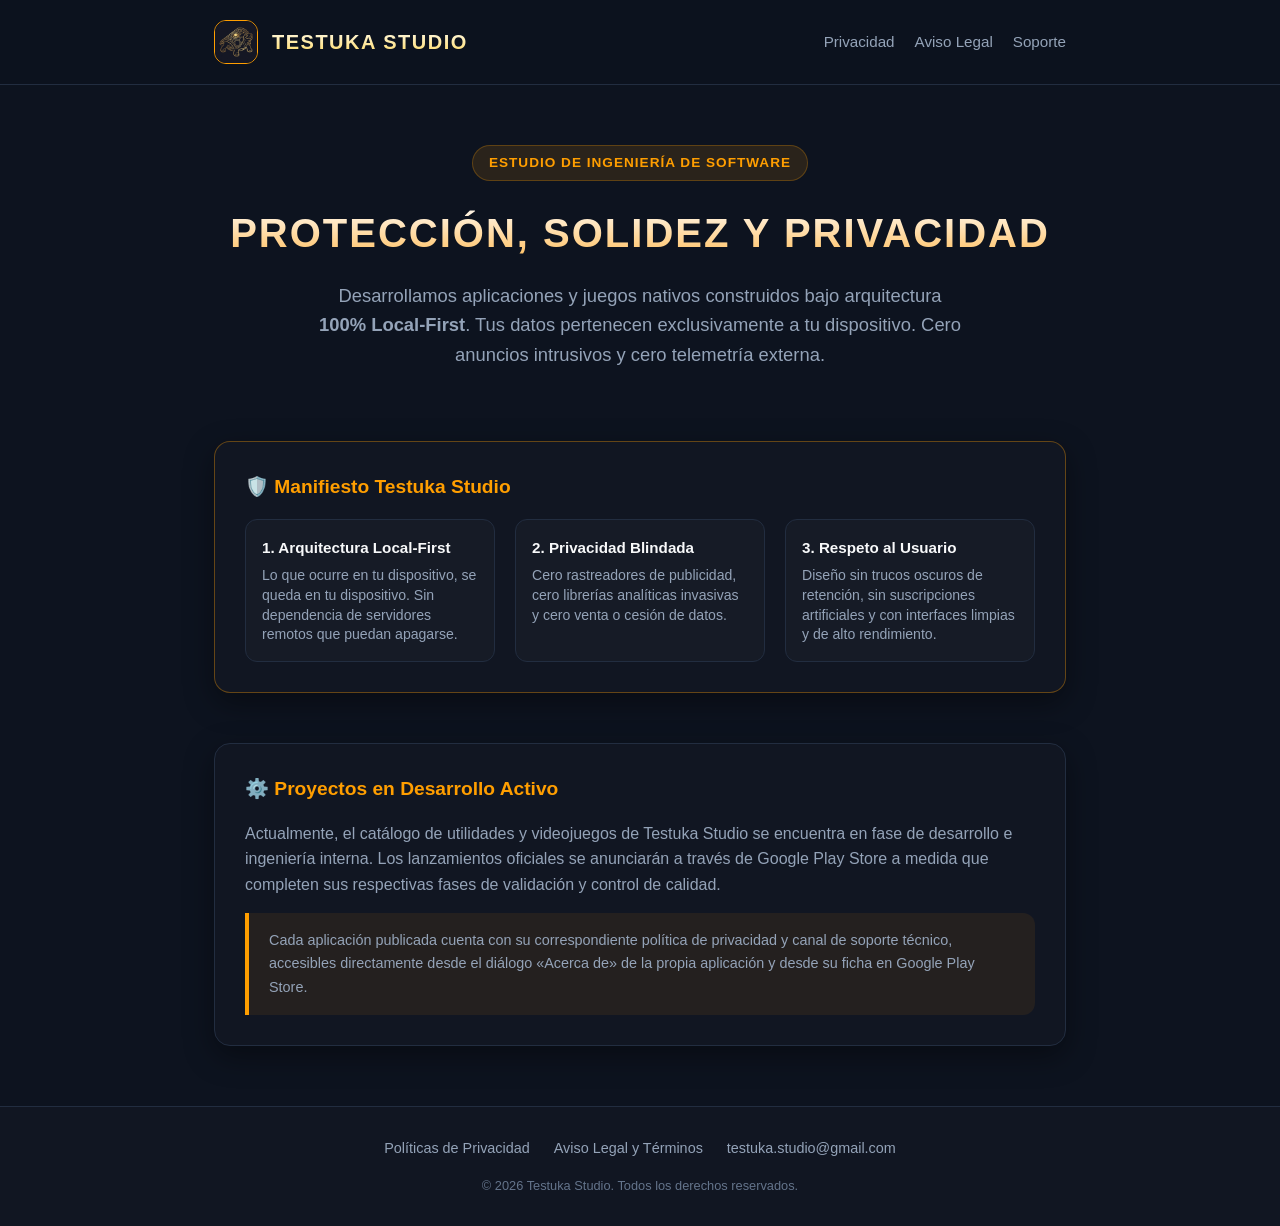
<file: index.html>
<!DOCTYPE html>
<html lang="es">
<head>
    <meta charset="UTF-8">
    <meta name="viewport" content="width=device-width, initial-scale=1.0">
    <title>Testuka Studio 🐢🛡️ | Ingeniería de Software Local-First & Privacidad Blindada</title>
    <meta name="description" content="Sitio oficial y portal de políticas de privacidad de Testuka Studio. Aplicaciones y juegos de alto rendimiento 100% Local-First.">
    <link rel="stylesheet" href="css/style.css">
    <link rel="icon" type="image/jpeg" href="assets/testuka_logo.jpg">
</head>
<body>

    <header>
        <div class="container nav-container">
            <a href="/" class="brand-link">
                <img src="assets/testuka_logo.jpg" alt="Testuka Studio Logo" class="brand-logo">
                <span class="brand-title">TESTUKA STUDIO</span>
            </a>
            <nav class="nav-links">
                <a href="/privacy/">Privacidad</a>
                <a href="/legal/">Aviso Legal</a>
                <a href="mailto:testuka.studio@gmail.com">Soporte</a>
            </nav>
        </div>
    </header>

    <main class="container">
        <section class="hero">
            <span class="hero-badge">Estudio de Ingeniería de Software</span>
            <h1 class="hero-title">PROTECCIÓN, SOLIDEZ Y PRIVACIDAD</h1>
            <p class="hero-subtitle">
                Desarrollamos aplicaciones y juegos nativos construidos bajo arquitectura <strong>100% Local-First</strong>.
                Tus datos pertenecen exclusivamente a tu dispositivo. Cero anuncios intrusivos y cero telemetría externa.
            </p>
        </section>

        <section class="manifest-box">
            <h3>🛡️ Manifiesto Testuka Studio</h3>
            <div class="manifest-grid">
                <div class="manifest-item">
                    <strong>1. Arquitectura Local-First</strong>
                    <p>Lo que ocurre en tu dispositivo, se queda en tu dispositivo. Sin dependencia de servidores remotos que puedan apagarse.</p>
                </div>
                <div class="manifest-item">
                    <strong>2. Privacidad Blindada</strong>
                    <p>Cero rastreadores de publicidad, cero librerías analíticas invasivas y cero venta o cesión de datos.</p>
                </div>
                <div class="manifest-item">
                    <strong>3. Respeto al Usuario</strong>
                    <p>Diseño sin trucos oscuros de retención, sin suscripciones artificiales y con interfaces limpias y de alto rendimiento.</p>
                </div>
            </div>
        </section>

        <section id="engineering" style="margin-bottom: 60px;">
            <div class="manifest-box" style="border-color: var(--border);">
                <h3>⚙️ Proyectos en Desarrollo Activo</h3>
                <p style="color: var(--text-secondary); margin-bottom: 16px;">
                    Actualmente, el catálogo de utilidades y videojuegos de Testuka Studio se encuentra en fase de desarrollo e ingeniería interna. Los lanzamientos oficiales se anunciarán a través de Google Play Store a medida que completen sus respectivas fases de validación y control de calidad.
                </p>
                <div class="highlight-box" style="margin: 0;">
                    <p style="color: var(--text-secondary); font-size: 0.9rem;">
                        Cada aplicación publicada cuenta con su correspondiente política de privacidad y canal de soporte técnico, accesibles directamente desde el diálogo «Acerca de» de la propia aplicación y desde su ficha en Google Play Store.
                    </p>
                </div>
            </div>
        </section>
    </main>

    <footer>
        <div class="container">
            <div class="footer-links">
                <a href="/privacy/">Políticas de Privacidad</a>
                <a href="/legal/">Aviso Legal y Términos</a>
                <a href="mailto:testuka.studio@gmail.com">testuka.studio@gmail.com</a>
            </div>
            <p class="footer-copy">© 2026 Testuka Studio. Todos los derechos reservados.</p>
        </div>
    </footer>

</body>
</html>
</file>
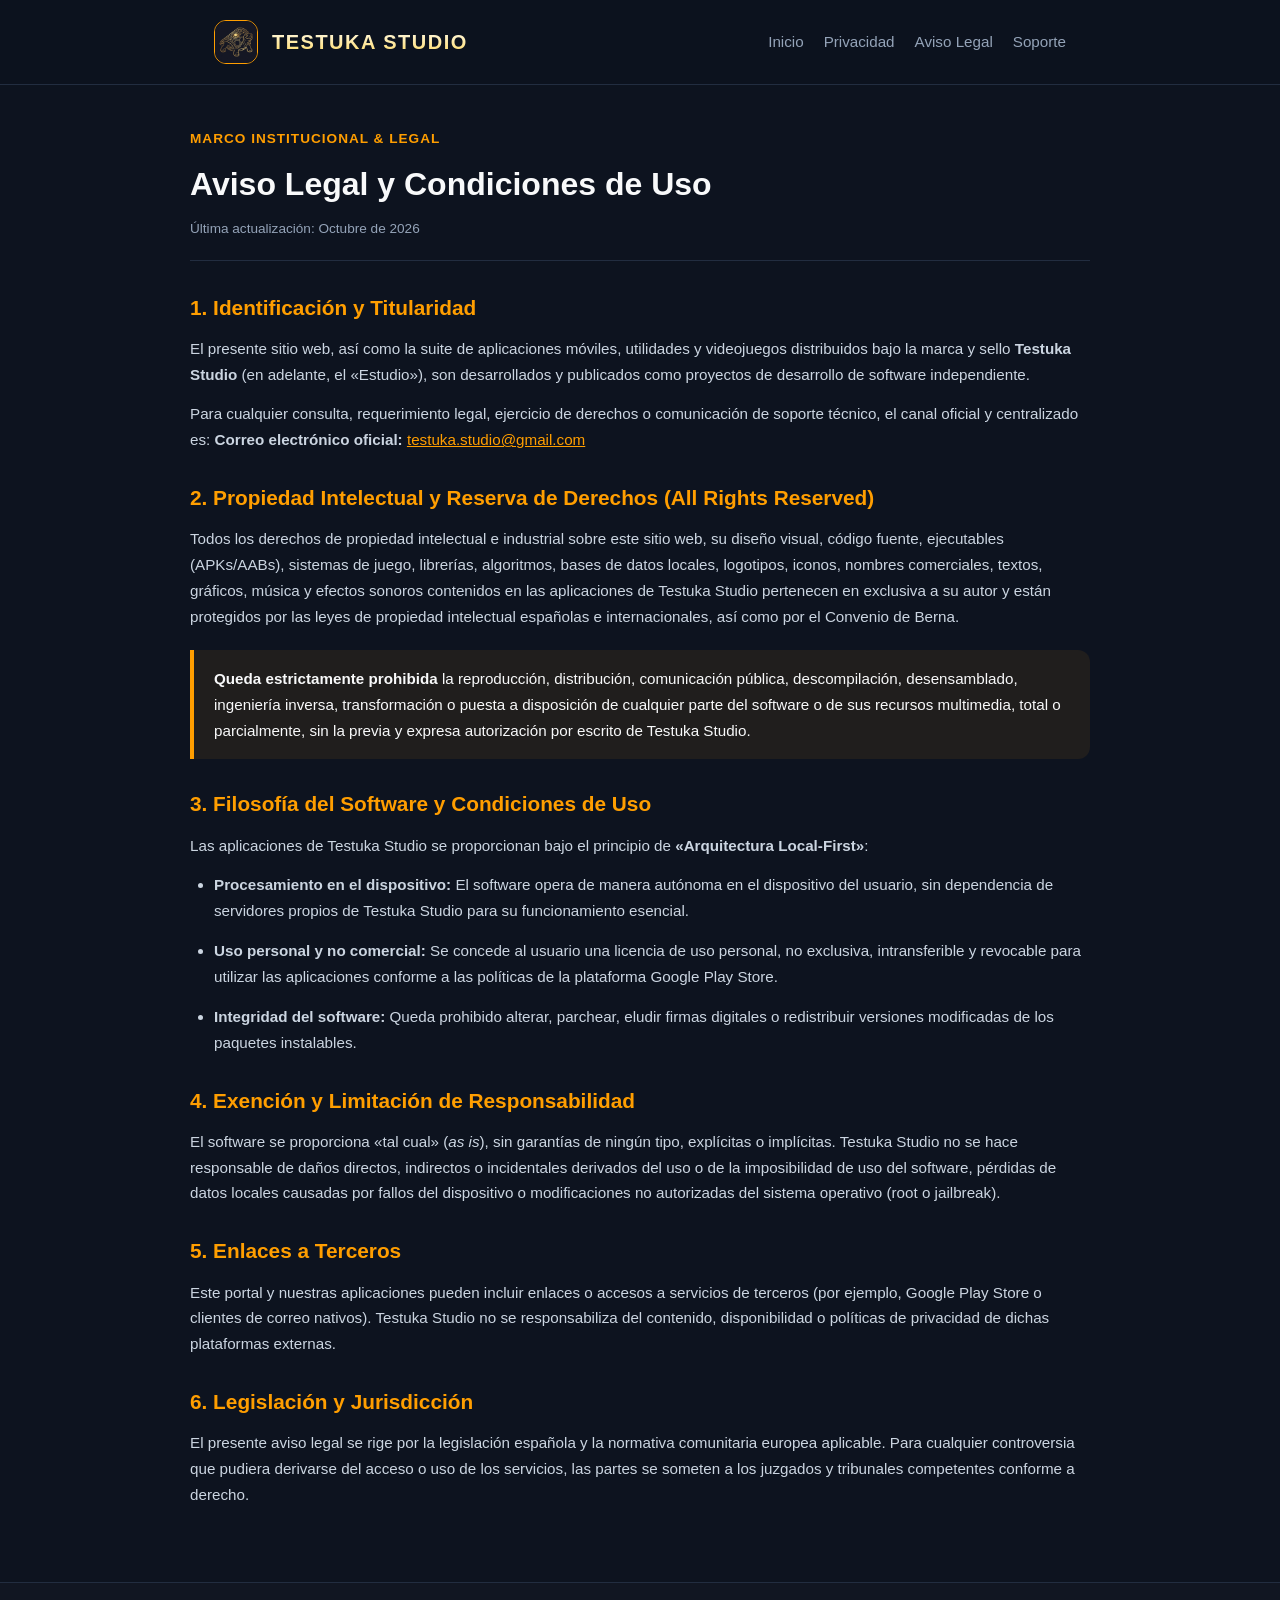
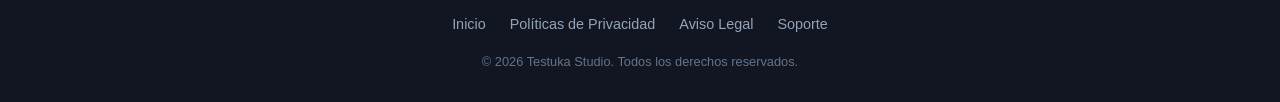
<file: legal/index.html>
<!DOCTYPE html>
<html lang="es">
<head>
    <meta charset="UTF-8">
    <meta name="viewport" content="width=device-width, initial-scale=1.0">
    <title>Aviso Legal y Términos de Uso | Testuka Studio 🐢🛡️</title>
    <link rel="stylesheet" href="../css/style.css">
    <link rel="icon" type="image/jpeg" href="../assets/testuka_logo.jpg">
</head>
<body>

    <header>
        <div class="container nav-container">
            <a href="/" class="brand-link">
                <img src="../assets/testuka_logo.jpg" alt="Testuka Studio Logo" class="brand-logo">
                <span class="brand-title">TESTUKA STUDIO</span>
            </a>
            <nav class="nav-links">
                <a href="/">Inicio</a>
                <a href="/privacy/">Privacidad</a>
                <a href="/legal/">Aviso Legal</a>
                <a href="mailto:testuka.studio@gmail.com">Soporte</a>
            </nav>
        </div>
    </header>

    <main class="container policy-page">
        <div class="policy-header">
            <span class="policy-tag">Marco Institucional & Legal</span>
            <h1 class="policy-title">Aviso Legal y Condiciones de Uso</h1>
            <p class="policy-meta">Última actualización: Octubre de 2026</p>
        </div>

        <article class="policy-content">
            <h2>1. Identificación y Titularidad</h2>
            <p>
                El presente sitio web, así como la suite de aplicaciones móviles, utilidades y videojuegos distribuidos bajo la marca y sello <strong>Testuka Studio</strong> (en adelante, el «Estudio»), son desarrollados y publicados como proyectos de desarrollo de software independiente.
            </p>
            <p>
                Para cualquier consulta, requerimiento legal, ejercicio de derechos o comunicación de soporte técnico, el canal oficial y centralizado es:  
                <strong>Correo electrónico oficial:</strong> <a href="mailto:testuka.studio@gmail.com" style="color: var(--gold);">testuka.studio@gmail.com</a>
            </p>

            <h2>2. Propiedad Intelectual y Reserva de Derechos (All Rights Reserved)</h2>
            <p>
                Todos los derechos de propiedad intelectual e industrial sobre este sitio web, su diseño visual, código fuente, ejecutables (APKs/AABs), sistemas de juego, librerías, algoritmos, bases de datos locales, logotipos, iconos, nombres comerciales, textos, gráficos, música y efectos sonoros contenidos en las aplicaciones de Testuka Studio pertenecen en exclusiva a su autor y están protegidos por las leyes de propiedad intelectual españolas e internacionales, así como por el Convenio de Berna.
            </p>
            <div class="highlight-box">
                <p>
                    <strong>Queda estrictamente prohibida</strong> la reproducción, distribución, comunicación pública, descompilación, desensamblado, ingeniería inversa, transformación o puesta a disposición de cualquier parte del software o de sus recursos multimedia, total o parcialmente, sin la previa y expresa autorización por escrito de Testuka Studio.
                </p>
            </div>

            <h2>3. Filosofía del Software y Condiciones de Uso</h2>
            <p>
                Las aplicaciones de Testuka Studio se proporcionan bajo el principio de <strong>«Arquitectura Local-First»</strong>:
            </p>
            <ul>
                <li><strong>Procesamiento en el dispositivo:</strong> El software opera de manera autónoma en el dispositivo del usuario, sin dependencia de servidores propios de Testuka Studio para su funcionamiento esencial.</li>
                <li><strong>Uso personal y no comercial:</strong> Se concede al usuario una licencia de uso personal, no exclusiva, intransferible y revocable para utilizar las aplicaciones conforme a las políticas de la plataforma Google Play Store.</li>
                <li><strong>Integridad del software:</strong> Queda prohibido alterar, parchear, eludir firmas digitales o redistribuir versiones modificadas de los paquetes instalables.</li>
            </ul>

            <h2>4. Exención y Limitación de Responsabilidad</h2>
            <p>
                El software se proporciona «tal cual» (<em>as is</em>), sin garantías de ningún tipo, explícitas o implícitas. Testuka Studio no se hace responsable de daños directos, indirectos o incidentales derivados del uso o de la imposibilidad de uso del software, pérdidas de datos locales causadas por fallos del dispositivo o modificaciones no autorizadas del sistema operativo (root o jailbreak).
            </p>

            <h2>5. Enlaces a Terceros</h2>
            <p>
                Este portal y nuestras aplicaciones pueden incluir enlaces o accesos a servicios de terceros (por ejemplo, Google Play Store o clientes de correo nativos). Testuka Studio no se responsabiliza del contenido, disponibilidad o políticas de privacidad de dichas plataformas externas.
            </p>

            <h2>6. Legislación y Jurisdicción</h2>
            <p>
                El presente aviso legal se rige por la legislación española y la normativa comunitaria europea aplicable. Para cualquier controversia que pudiera derivarse del acceso o uso de los servicios, las partes se someten a los juzgados y tribunales competentes conforme a derecho.
            </p>
        </article>
    </main>

    <footer>
        <div class="container">
            <div class="footer-links">
                <a href="/">Inicio</a>
                <a href="/privacy/">Políticas de Privacidad</a>
                <a href="/legal/">Aviso Legal</a>
                <a href="mailto:testuka.studio@gmail.com">Soporte</a>
            </div>
            <p class="footer-copy">© 2026 Testuka Studio. Todos los derechos reservados.</p>
        </div>
    </footer>

</body>
</html>
</file>
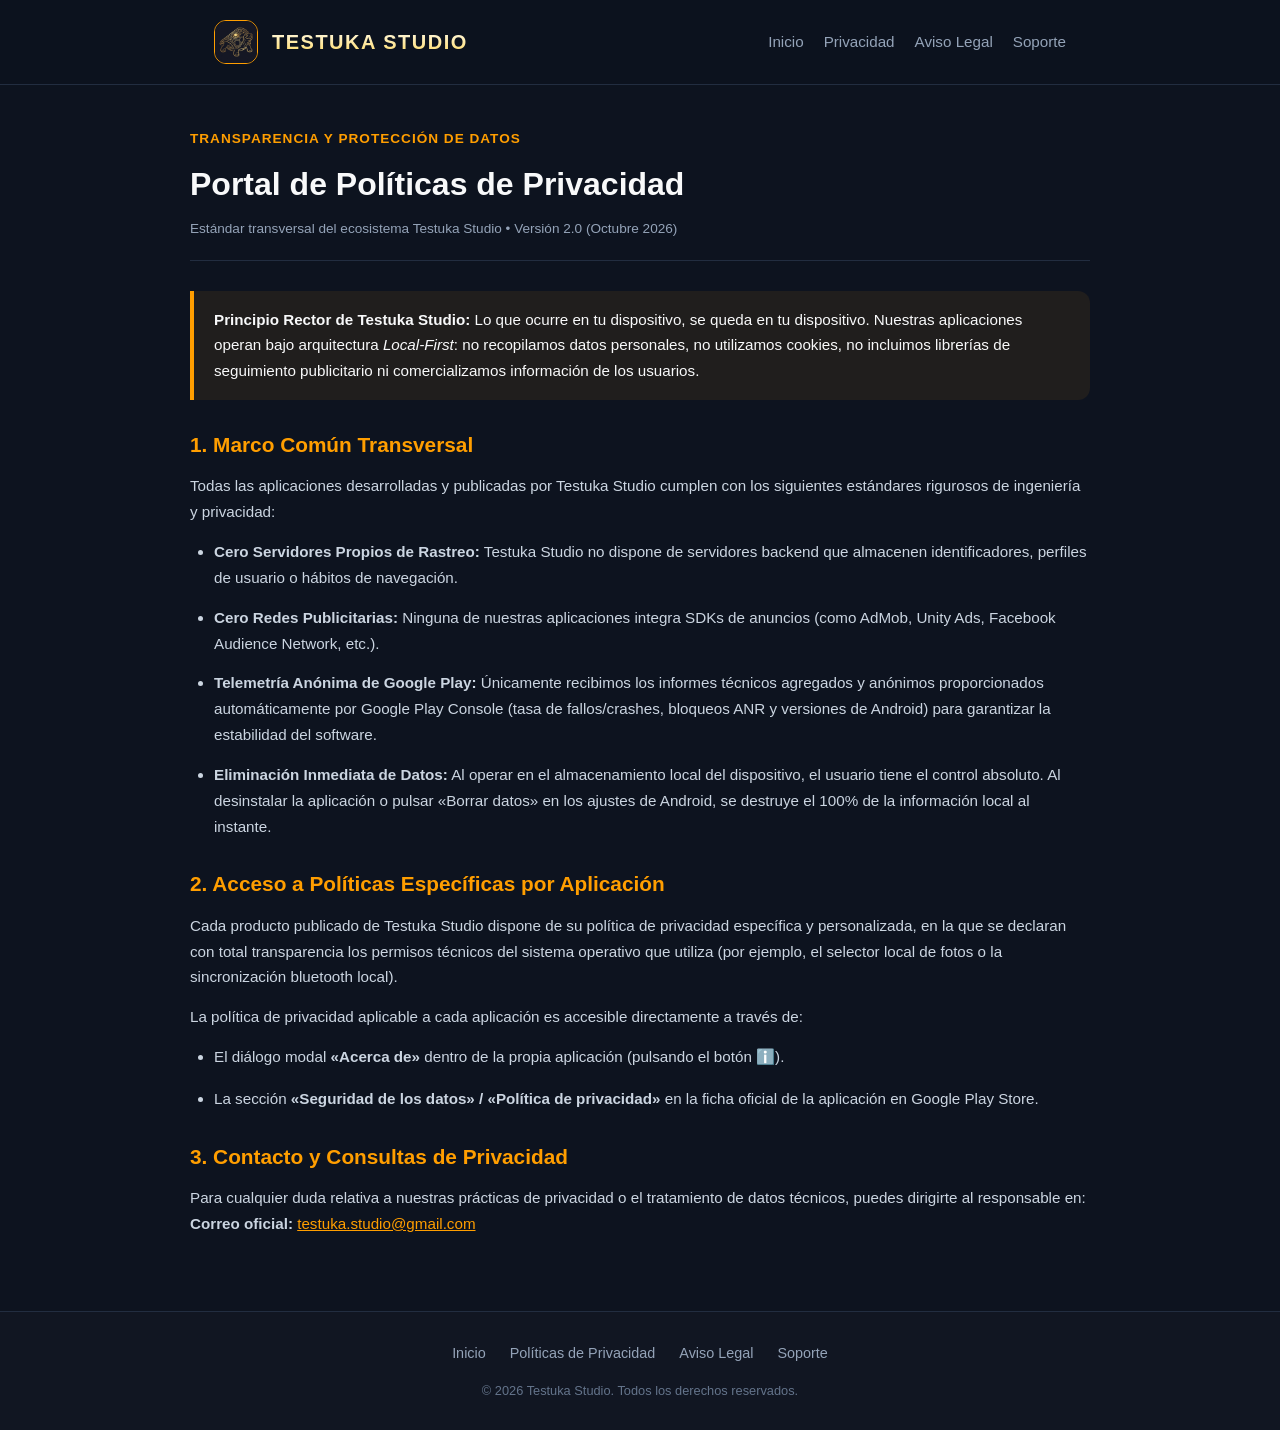
<file: privacy/index.html>
<!DOCTYPE html>
<html lang="es">
<head>
    <meta charset="UTF-8">
    <meta name="viewport" content="width=device-width, initial-scale=1.0">
    <title>Portal de Políticas de Privacidad | Testuka Studio 🐢🛡️</title>
    <link rel="stylesheet" href="../css/style.css">
    <link rel="icon" type="image/jpeg" href="../assets/testuka_logo.jpg">
</head>
<body>

    <header>
        <div class="container nav-container">
            <a href="/" class="brand-link">
                <img src="../assets/testuka_logo.jpg" alt="Testuka Studio Logo" class="brand-logo">
                <span class="brand-title">TESTUKA STUDIO</span>
            </a>
            <nav class="nav-links">
                <a href="/">Inicio</a>
                <a href="/privacy/">Privacidad</a>
                <a href="/legal/">Aviso Legal</a>
                <a href="mailto:testuka.studio@gmail.com">Soporte</a>
            </nav>
        </div>
    </header>

    <main class="container policy-page">
        <div class="policy-header">
            <span class="policy-tag">Transparencia y Protección de Datos</span>
            <h1 class="policy-title">Portal de Políticas de Privacidad</h1>
            <p class="policy-meta">Estándar transversal del ecosistema Testuka Studio &bull; Versión 2.0 (Octubre 2026)</p>
        </div>

        <article class="policy-content">
            <div class="highlight-box">
                <p>
                    <strong>Principio Rector de Testuka Studio:</strong> Lo que ocurre en tu dispositivo, se queda en tu dispositivo. Nuestras aplicaciones operan bajo arquitectura <em>Local-First</em>: no recopilamos datos personales, no utilizamos cookies, no incluimos librerías de seguimiento publicitario ni comercializamos información de los usuarios.
                </p>
            </div>

            <h2>1. Marco Común Transversal</h2>
            <p>
                Todas las aplicaciones desarrolladas y publicadas por Testuka Studio cumplen con los siguientes estándares rigurosos de ingeniería y privacidad:
            </p>
            <ul>
                <li><strong>Cero Servidores Propios de Rastreo:</strong> Testuka Studio no dispone de servidores backend que almacenen identificadores, perfiles de usuario o hábitos de navegación.</li>
                <li><strong>Cero Redes Publicitarias:</strong> Ninguna de nuestras aplicaciones integra SDKs de anuncios (como AdMob, Unity Ads, Facebook Audience Network, etc.).</li>
                <li><strong>Telemetría Anónima de Google Play:</strong> Únicamente recibimos los informes técnicos agregados y anónimos proporcionados automáticamente por Google Play Console (tasa de fallos/crashes, bloqueos ANR y versiones de Android) para garantizar la estabilidad del software.</li>
                <li><strong>Eliminación Inmediata de Datos:</strong> Al operar en el almacenamiento local del dispositivo, el usuario tiene el control absoluto. Al desinstalar la aplicación o pulsar «Borrar datos» en los ajustes de Android, se destruye el 100% de la información local al instante.</li>
            </ul>

            <h2>2. Acceso a Políticas Específicas por Aplicación</h2>
            <p>
                Cada producto publicado de Testuka Studio dispone de su política de privacidad específica y personalizada, en la que se declaran con total transparencia los permisos técnicos del sistema operativo que utiliza (por ejemplo, el selector local de fotos o la sincronización bluetooth local).
            </p>
            <p>
                La política de privacidad aplicable a cada aplicación es accesible directamente a través de:
            </p>
            <ul>
                <li>El diálogo modal <strong>«Acerca de»</strong> dentro de la propia aplicación (pulsando el botón <code>ℹ️</code>).</li>
                <li>La sección <strong>«Seguridad de los datos» / «Política de privacidad»</strong> en la ficha oficial de la aplicación en Google Play Store.</li>
            </ul>

            <h2>3. Contacto y Consultas de Privacidad</h2>
            <p>
                Para cualquier duda relativa a nuestras prácticas de privacidad o el tratamiento de datos técnicos, puedes dirigirte al responsable en:  
                <strong>Correo oficial:</strong> <a href="mailto:testuka.studio@gmail.com" style="color: var(--gold);">testuka.studio@gmail.com</a>
            </p>
        </article>
    </main>

    <footer>
        <div class="container">
            <div class="footer-links">
                <a href="/">Inicio</a>
                <a href="/privacy/">Políticas de Privacidad</a>
                <a href="/legal/">Aviso Legal</a>
                <a href="mailto:testuka.studio@gmail.com">Soporte</a>
            </div>
            <p class="footer-copy">© 2026 Testuka Studio. Todos los derechos reservados.</p>
        </div>
    </footer>

</body>
</html>
</file>
<file: css/style.css>
:root {
    --bg-main: #0D131F;
    --bg-card: #111622;
    --bg-card-hover: #161E2E;
    --bg-badge: rgba(255, 158, 0, 0.12);
    --gold: #FF9E00;
    --gold-light: #FFB84D;
    --gold-glow: rgba(255, 158, 0, 0.25);
    --cyan: #00D2D3;
    --text-primary: #F8F9FA;
    --text-secondary: #94A3B8;
    --border: #222D40;
    --border-highlight: rgba(255, 158, 0, 0.35);
    --font-sans: -apple-system, BlinkMacSystemFont, 'Segoe UI', Roboto, Helvetica, Arial, sans-serif;
}

* {
    margin: 0;
    padding: 0;
    box-sizing: border-box;
}

body {
    background-color: var(--bg-main);
    color: var(--text-primary);
    font-family: var(--font-sans);
    line-height: 1.6;
    min-height: 100vh;
    display: flex;
    flex-direction: column;
}

.container {
    max-width: 900px;
    margin: 0 auto;
    padding: 0 24px;
    width: 100%;
}

/* Header & Nav */
header {
    border-bottom: 1px solid var(--border);
    padding: 20px 0;
    background: rgba(13, 19, 31, 0.85);
    backdrop-filter: blur(8px);
    position: sticky;
    top: 0;
    z-index: 100;
}

.nav-container {
    display: flex;
    justify-content: space-between;
    align-items: center;
}

.brand-link {
    display: flex;
    align-items: center;
    gap: 14px;
    text-decoration: none;
    color: var(--text-primary);
}

.brand-logo {
    width: 44px;
    height: 44px;
    border-radius: 12px;
    border: 1.5px solid var(--gold);
    object-fit: cover;
}

.brand-title {
    font-size: 1.25rem;
    font-weight: 900;
    letter-spacing: 1.5px;
    background: linear-gradient(180deg, #FFFFFF, #FFD54F);
    -webkit-background-clip: text;
    -webkit-text-fill-color: transparent;
}

.nav-links {
    display: flex;
    gap: 20px;
    align-items: center;
}

.nav-links a {
    color: var(--text-secondary);
    text-decoration: none;
    font-size: 0.95rem;
    font-weight: 500;
    transition: color 0.2s;
}

.nav-links a:hover {
    color: var(--gold);
}

/* Hero Section */
.hero {
    text-align: center;
    padding: 60px 0 40px;
}

.hero-badge {
    display: inline-block;
    padding: 6px 16px;
    background: var(--bg-badge);
    border: 1px solid var(--gold-glow);
    border-radius: 50px;
    color: var(--gold);
    font-size: 0.85rem;
    font-weight: 700;
    letter-spacing: 1px;
    margin-bottom: 20px;
    text-transform: uppercase;
}

.hero-title {
    font-size: 2.5rem;
    font-weight: 900;
    letter-spacing: 2px;
    margin-bottom: 16px;
    background: linear-gradient(180deg, #FFFFFF, #FFB84D);
    -webkit-background-clip: text;
    -webkit-text-fill-color: transparent;
}

.hero-subtitle {
    font-size: 1.15rem;
    color: var(--text-secondary);
    max-width: 650px;
    margin: 0 auto 32px;
}

/* Manifest Card */
.manifest-box {
    background: var(--bg-card);
    border: 1px solid var(--border-highlight);
    border-radius: 16px;
    padding: 30px;
    margin-bottom: 50px;
    box-shadow: 0 10px 30px rgba(0, 0, 0, 0.4);
}

.manifest-box h3 {
    color: var(--gold);
    font-size: 1.2rem;
    margin-bottom: 16px;
    display: flex;
    align-items: center;
    gap: 10px;
}

.manifest-grid {
    display: grid;
    grid-template-columns: repeat(auto-fit, minmax(240px, 1fr));
    gap: 20px;
}

.manifest-item {
    background: rgba(255, 255, 255, 0.02);
    border: 1px solid var(--border);
    border-radius: 12px;
    padding: 16px;
}

.manifest-item strong {
    display: block;
    color: var(--text-primary);
    font-size: 0.95rem;
    margin-bottom: 6px;
}

.manifest-item p {
    color: var(--text-secondary);
    font-size: 0.88rem;
    line-height: 1.4;
}

/* App Grid */
.section-title {
    font-size: 1.6rem;
    font-weight: 800;
    letter-spacing: 1px;
    margin-bottom: 24px;
    color: var(--text-primary);
    display: flex;
    align-items: center;
    gap: 12px;
}

.apps-grid {
    display: grid;
    grid-template-columns: repeat(auto-fit, minmax(260px, 1fr));
    gap: 20px;
    margin-bottom: 60px;
}

.app-card {
    background: var(--bg-card);
    border: 1px solid var(--border);
    border-radius: 16px;
    padding: 24px;
    transition: transform 0.2s, border-color 0.2s, box-shadow 0.2s;
    display: flex;
    flex-direction: column;
    justify-content: space-between;
}

.app-card:hover {
    transform: translateY(-3px);
    border-color: var(--gold);
    box-shadow: 0 8px 24px var(--gold-glow);
}

.app-header {
    display: flex;
    align-items: center;
    gap: 12px;
    margin-bottom: 14px;
}

.app-icon {
    font-size: 2rem;
}

.app-name {
    font-size: 1.2rem;
    font-weight: 800;
    color: var(--text-primary);
}

.app-pkg {
    font-size: 0.75rem;
    color: var(--cyan);
    font-family: monospace;
}

.app-desc {
    font-size: 0.9rem;
    color: var(--text-secondary);
    margin-bottom: 20px;
    flex-grow: 1;
}

.app-links {
    display: flex;
    gap: 10px;
}

.btn {
    display: inline-flex;
    align-items: center;
    justify-content: center;
    gap: 6px;
    padding: 8px 16px;
    border-radius: 10px;
    font-size: 0.85rem;
    font-weight: 700;
    text-decoration: none;
    transition: all 0.2s;
    cursor: pointer;
}

.btn-primary {
    background: var(--gold);
    color: #000;
}

.btn-primary:hover {
    background: var(--gold-light);
}

.btn-secondary {
    background: rgba(255, 255, 255, 0.06);
    color: var(--text-primary);
    border: 1px solid var(--border);
}

.btn-secondary:hover {
    background: rgba(255, 255, 255, 0.12);
    border-color: var(--gold);
}

/* Policy Content Pages */
.policy-page {
    padding: 40px 0 60px;
}

.policy-header {
    margin-bottom: 30px;
    border-bottom: 1px solid var(--border);
    padding-bottom: 20px;
}

.policy-tag {
    color: var(--gold);
    font-size: 0.85rem;
    font-weight: 700;
    text-transform: uppercase;
    letter-spacing: 1px;
}

.policy-title {
    font-size: 2rem;
    font-weight: 900;
    margin: 8px 0;
    color: var(--text-primary);
}

.policy-meta {
    color: var(--text-secondary);
    font-size: 0.85rem;
}

.policy-content h2 {
    font-size: 1.3rem;
    color: var(--gold);
    margin: 28px 0 12px;
}

.policy-content h3 {
    font-size: 1.05rem;
    color: var(--text-primary);
    margin: 18px 0 8px;
}

.policy-content p, .policy-content li {
    color: #CBD5E1;
    font-size: 0.95rem;
    line-height: 1.7;
    margin-bottom: 14px;
}

.policy-content ul {
    padding-left: 24px;
    margin-bottom: 16px;
}

.policy-table {
    width: 100%;
    border-collapse: collapse;
    margin: 20px 0;
    font-size: 0.9rem;
}

.policy-table th, .policy-table td {
    padding: 12px 16px;
    border: 1px solid var(--border);
    text-align: left;
}

.policy-table th {
    background: var(--bg-card);
    color: var(--gold);
}

.policy-table td {
    background: rgba(17, 22, 34, 0.5);
    color: var(--text-primary);
}

.highlight-box {
    background: rgba(255, 158, 0, 0.08);
    border-left: 4px solid var(--gold);
    padding: 16px 20px;
    border-radius: 0 12px 12px 0;
    margin: 20px 0;
}

.highlight-box p {
    color: var(--text-primary);
    margin: 0;
}

/* Footer */
footer {
    margin-top: auto;
    border-top: 1px solid var(--border);
    padding: 30px 0;
    text-align: center;
    background: var(--bg-card);
}

.footer-links {
    display: flex;
    justify-content: center;
    gap: 24px;
    margin-bottom: 16px;
}

.footer-links a {
    color: var(--text-secondary);
    text-decoration: none;
    font-size: 0.9rem;
    transition: color 0.2s;
}

.footer-links a:hover {
    color: var(--gold);
}

.footer-copy {
    color: #64748B;
    font-size: 0.8rem;
}
</file>
